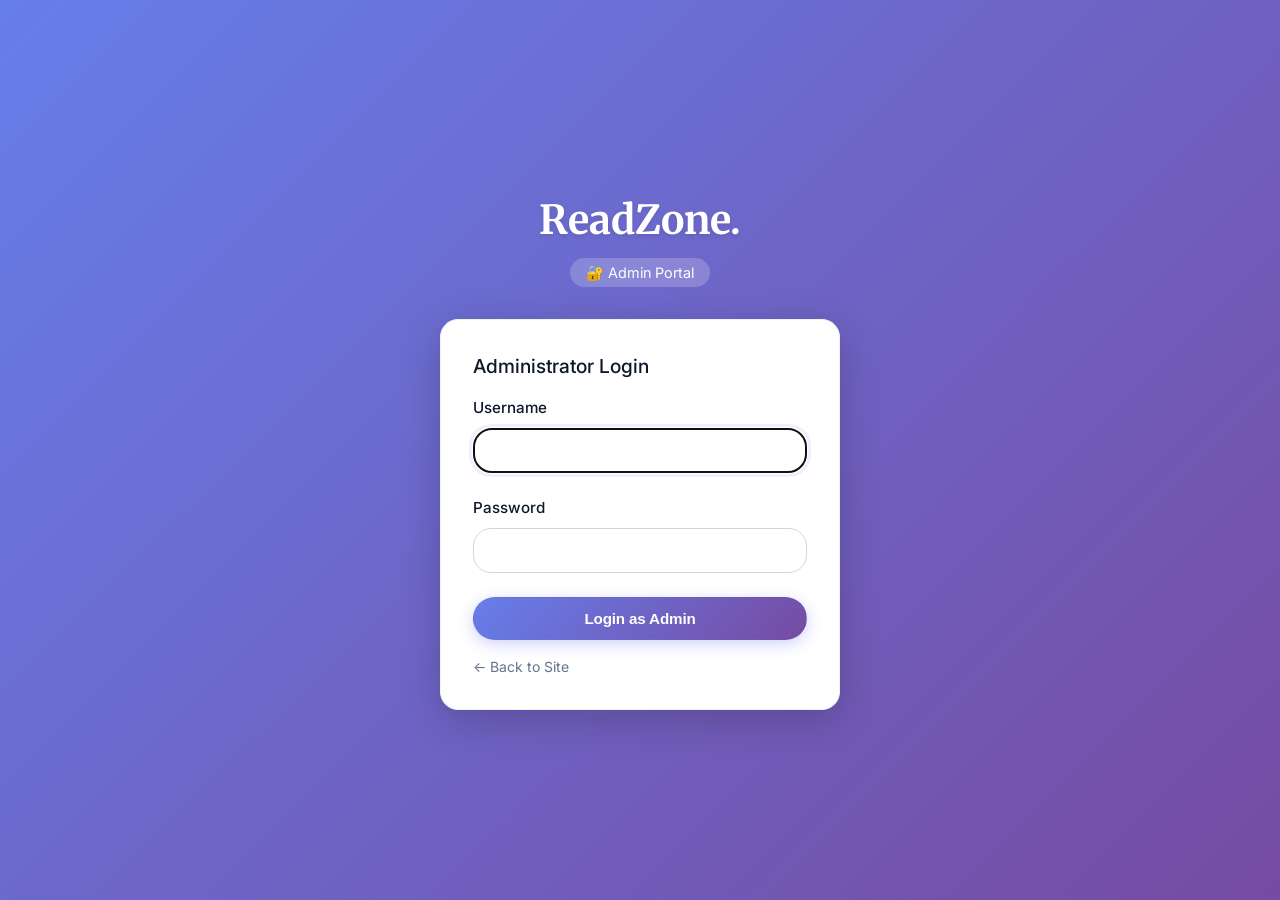
<file: frontend/admin_login.html>
<!DOCTYPE html>
<html lang="en">

<head>
    <meta charset="UTF-8">
    <meta name="viewport" content="width=device-width, initial-scale=1.0">
    <title>ReadZone - Admin Login</title>
    <link rel="stylesheet" href="assets/css/main.css">
    <link rel="stylesheet" href="assets/css/components.css">
    <style>
        body {
            display: flex;
            align-items: center;
            justify-content: center;
            min-height: 100vh;
            background: linear-gradient(135deg, #667eea 0%, #764ba2 100%);
        }

        .auth-container {
            width: 100%;
            max-width: 400px;
        }

        .auth-header {
            text-align: center;
            margin-bottom: 2rem;
            color: white;
        }

        .auth-header h2 {
            font-size: 2.5rem;
            margin-bottom: 0.5rem;
            text-shadow: 0 2px 4px rgba(0, 0, 0, 0.1);
        }

        .admin-badge {
            display: inline-block;
            background: rgba(255, 255, 255, 0.2);
            padding: 0.25rem 1rem;
            border-radius: 20px;
            font-size: 0.9rem;
            color: white;
            backdrop-filter: blur(10px);
        }

        .card {
            box-shadow: 0 10px 40px rgba(0, 0, 0, 0.2);
        }
    </style>
</head>

<body>
    <div class="auth-container">
        <div class="auth-header">
            <h2 class="font-serif">ReadZone.</h2>
            <span class="admin-badge">🔐 Admin Portal</span>
        </div>

        <div class="card">
            <h3 class="input-label" style="font-size: 1.2rem; margin-bottom: 1rem;">Administrator Login</h3>
            <form id="login-form">
                <div class="input-group">
                    <label class="input-label">Username</label>
                    <input type="text" id="username" required autofocus>
                </div>
                <div class="input-group">
                    <label class="input-label">Password</label>
                    <input type="password" id="password" required>
                </div>
                <button type="submit" class="btn btn-primary"
                    style="width: 100%; background: linear-gradient(135deg, #667eea 0%, #764ba2 100%);">
                    Login as Admin
                </button>
            </form>
            <div class="mt-4 text-sm text-center">
                <a href="index.html" class="text-muted">← Back to Site</a>
            </div>
        </div>
    </div>

    <script src="assets/js/api.js"></script>
    <script>
        // Check if already logged in as admin
        if (localStorage.getItem('user_id') && localStorage.getItem('role') === 'admin') {
            window.location.href = 'admin_dashboard.html';
        }

        document.getElementById('login-form').addEventListener('submit', async (e) => {
            e.preventDefault();
            const username = document.getElementById('username').value;
            const password = document.getElementById('password').value;

            try {
                const res = await apiCall('/auth/login.php', 'POST', { username, password });

                // Check if user is admin
                if (res.user.role !== 'admin') {
                    showToast('Access Denied. Admins only.', 'error');
                    return;
                }

                // Store credentials
                localStorage.setItem('user_id', res.user.id);
                localStorage.setItem('role', res.user.role);
                localStorage.setItem('username', res.user.username);

                showToast('Welcome, Admin!', 'success');
                setTimeout(() => {
                    window.location.href = 'admin_dashboard.html';
                }, 1000);
            } catch (e) {
                // Error already handled by apiCall
            }
        });
    </script>
</body>

</html>
</file>
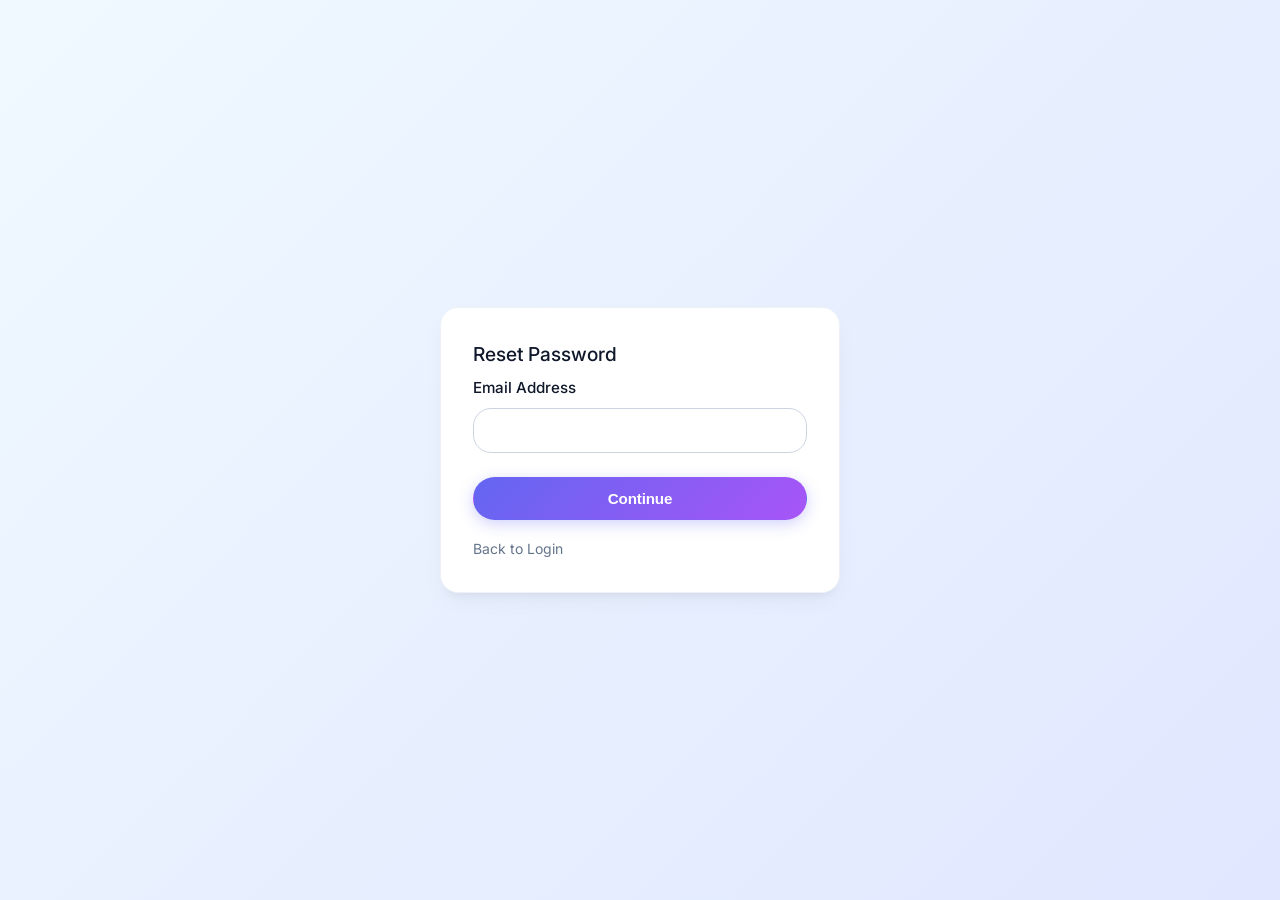
<file: frontend/forgot_password.html>
<!DOCTYPE html>
<html lang="en">

<head>
    <meta charset="UTF-8">
    <meta name="viewport" content="width=device-width, initial-scale=1.0">
    <title>ReadZone - Reset Password</title>
    <link rel="stylesheet" href="assets/css/main.css">
    <link rel="stylesheet" href="assets/css/components.css">
    <style>
        body {
            display: flex;
            align-items: center;
            justify-content: center;
            min-height: 100vh;
        }
    </style>
</head>

<body>
    <div style="width: 100%; max-width: 400px;">
        <div class="card">
            <h3 class="input-label" style="font-size: 1.2rem;">Reset Password</h3>

            <!-- Step 1 -->
            <form id="init-form">
                <div class="input-group">
                    <label class="input-label">Email Address</label>
                    <input type="email" id="email" required>
                </div>
                <button type="submit" class="btn btn-primary" style="width: 100%;">Continue</button>
            </form>

            <!-- Step 2 -->
            <form id="reset-form" class="hidden">
                <div class="input-group">
                    <label class="input-label">New Password</label>
                    <input type="password" id="new_pass" required>
                </div>

                <p class="text-sm text-muted" style="margin-bottom: 10px;">Verify identity using ONE of these methods:
                </p>

                <div
                    style="background: var(--bg-app); padding: 10px; border-radius: var(--radius-sm); margin-bottom: 10px;">
                    <label class="input-label text-sm">Option A: OTP Code</label>
                    <input type="text" id="otp" placeholder="Check email...">

                </div>

                <div
                    style="background: var(--bg-app); padding: 10px; border-radius: var(--radius-sm); margin-bottom: 15px;">
                    <label class="input-label text-sm">Option B: Security Question</label>
                    <p id="sec-q" class="text-sm" style="margin-bottom: 5px; font-style: italic;"></p>
                    <input type="text" id="sec-ans" placeholder="Answer...">
                </div>

                <button type="submit" class="btn btn-primary" style="width: 100%;">Reset Password</button>
            </form>

            <div class="mt-4 text-center">
                <a href="login.html" class="text-sm text-muted">Back to Login</a>
            </div>
        </div>
    </div>

    <script src="assets/js/api.js"></script>
    <script>
        let email = '';
        document.getElementById('init-form').addEventListener('submit', async (e) => {
            e.preventDefault();
            showGlobalLoading("Checking Email...");
            email = document.getElementById('email').value;
            try {
                const res = await apiCall('/auth/forgot_password.php', 'POST', { action: 'initiate', email });
                document.getElementById('init-form').classList.add('hidden');
                document.getElementById('reset-form').classList.remove('hidden');
                document.getElementById('sec-q').textContent = res.security_question;
            } catch (e) { } finally {
                hideGlobalLoading();
            }
        });

        document.getElementById('reset-form').addEventListener('submit', async (e) => {
            e.preventDefault();
            const data = {
                action: 'reset',
                email: email,
                new_password: document.getElementById('new_pass').value
            };

            const otp = document.getElementById('otp').value;
            const ans = document.getElementById('sec-ans').value;
            if (otp) data.otp = otp;
            if (ans) data.security_answer = ans;

            try {
                await apiCall('/auth/forgot_password.php', 'POST', data);
                showToast('Password updated!', 'success');
                setTimeout(() => window.location.href = 'login.html', 1500);
            } catch (e) { }
        });
    </script>
</body>

</html>
</file>
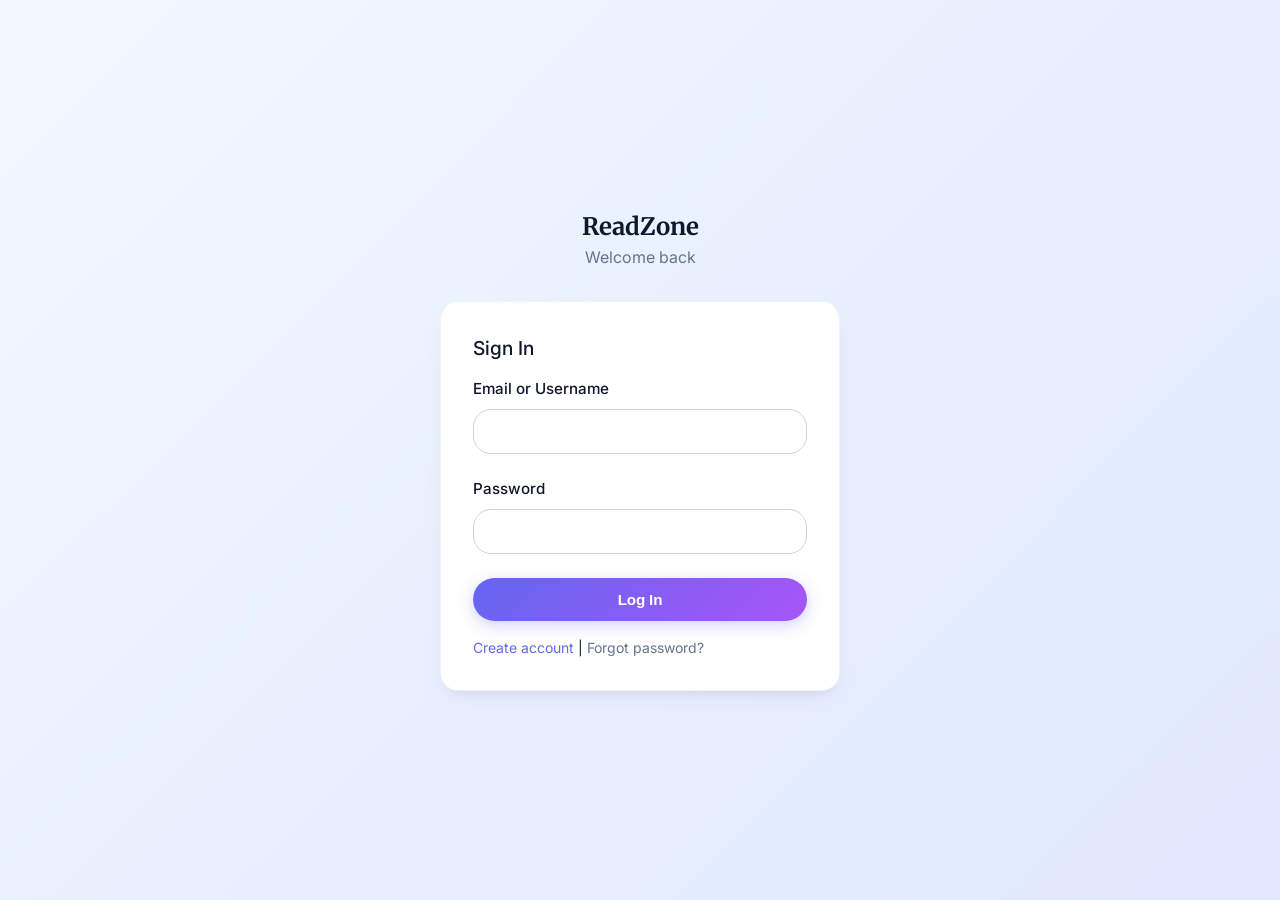
<file: frontend/login.html>
<!doctype html>
<html lang="en">

<head>
  <meta charset="UTF-8" />
  <meta name="viewport" content="width=device-width, initial-scale=1.0" />
  <title>ReadZone - Access</title>
  <link rel="stylesheet" href="assets/css/main.css" />
  <link rel="stylesheet" href="assets/css/components.css" />
  <style>
    body {
      display: flex;
      align-items: center;
      justify-content: center;
      min-height: 100vh;
    }

    .auth-container {
      width: 100%;
      max-width: 400px;
    }

    .auth-header {
      text-align: center;
      margin-bottom: 2rem;
    }
  </style>
</head>

<body>
  <div class="auth-container">
    <div class="auth-header">
      <h2 class="font-serif text-2xl">ReadZone</h2>
      <p class="text-muted">Welcome back</p>
    </div>

    <!-- Login Form -->
    <div id="login-view" class="card">
      <h3 class="input-label" style="font-size: 1.2rem; margin-bottom: 1rem">
        Sign In
      </h3>
      <form id="login-form">
        <div class="input-group">
          <label class="input-label">Email or Username</label>
          <input type="text" id="l_username" required />
        </div>
        <div class="input-group">
          <label class="input-label">Password</label>
          <input type="password" id="l_password" required />
        </div>
        <button type="submit" class="btn btn-primary" style="width: 100%">
          Log In
        </button>
      </form>
      <div class="mt-4 text-sm text-center">
        <a href="#" onclick="switchView('register')" style="color: var(--primary)">Create account</a>
        |
        <a href="forgot_password.html" class="text-muted">Forgot password?</a>
      </div>
    </div>

    <!-- Register Form -->
    <div id="register-view" class="card hidden">
      <h3 class="input-label" style="font-size: 1.2rem; margin-bottom: 1rem">
        Create Account
      </h3>
      <form id="register-form">
        <div class="input-group">
          <label class="input-label">Username</label>
          <input type="text" id="r_username" required />
        </div>
        <div class="input-group">
          <label class="input-label">Email</label>
          <input type="email" id="r_email" required />
        </div>
        <div class="input-group">
          <label class="input-label">Password</label>
          <input type="password" id="r_password" required />
        </div>
        <div class="input-group">
          <label class="input-label">Security Question</label>
          <select id="r_question">
            <option>What was your first pet's name?</option>
            <option>What is your mother's maiden name?</option>
            <option>What was the name of your elementary school?</option>
            <option>What is your favorite book?</option>
            <option>What city were you born in?</option>
          </select>
        </div>
        <div class="input-group">
          <label class="input-label">Security Answer</label>
          <input type="text" id="r_answer" required />
        </div>
        <button type="submit" class="btn btn-primary" style="width: 100%">
          Sign Up
        </button>
      </form>
      <div class="mt-4 text-sm text-center">
        Already have an account?
        <a href="#" onclick="switchView('login')" style="color: var(--primary)">Log in</a>
      </div>
    </div>

    <!-- OTP Form -->
    <div id="otp-view" class="card hidden">
      <h3 class="input-label">Verify Email</h3>
      <p class="text-muted text-sm" style="margin-bottom: 1rem">
        We sent a code to your email.
      </p>
      <form id="otp-form">
        <div class="input-group">
          <input type="text" id="otp_code" placeholder="123456"
            style="text-align: center; letter-spacing: 5px; font-size: 1.2rem" />
        </div>
        <button type="submit" class="btn btn-primary" style="width: 100%">
          Verify
        </button>
      </form>
    </div>
  </div>

  <script src="assets/js/api.js"></script>
  <script>
    function switchView(view) {
      document
        .querySelectorAll(".card")
        .forEach((el) => el.classList.add("hidden"));
      document.getElementById(view + "-view").classList.remove("hidden");
    }

    // Login Logic
    document
      .getElementById("login-form")
      .addEventListener("submit", async (e) => {
        e.preventDefault();
        try {
          const res = await apiCall("/auth/login.php", "POST", {
            username: document.getElementById("l_username").value,
            password: document.getElementById("l_password").value,
          });

          if (res.status === "NOT_VERIFIED") {
            regEmail = res.email;
            showToast(res.message, "info");
            switchView("otp");
            return;
          }

          if (res.user.role === "admin") {
            showToast("Login failed. Please use the Admin Portal.", "error");
            setTimeout(() => {
              window.location.href = "admin_login.html";
            }, 2000);
            return;
          }

          localStorage.setItem("user_id", res.user.id);
          localStorage.setItem("role", res.user.role);
          localStorage.setItem("username", res.user.username);

          showToast("Welcome back!", "success");
          setTimeout(() => {
            window.location.href = "reader_dashboard.html";
          }, 1000);
        } catch (e) { }
      });

    // Register Logic
    let regEmail = "";
    document
      .getElementById("register-form")
      .addEventListener("submit", async (e) => {
        e.preventDefault();
        showGlobalLoading("Creating Account...");
        regEmail = document.getElementById("r_email").value;
        try {
          const res = await apiCall("/auth/register.php", "POST", {
            username: document.getElementById("r_username").value,
            email: regEmail,
            password: document.getElementById("r_password").value,
            security_question: document.getElementById("r_question").value,
            security_answer: document.getElementById("r_answer").value,
          });

          switchView("otp");
          showToast("Account created. Verify OTP.", "success");
        } catch (e) { } finally {
          hideGlobalLoading();
        }
      });

    // OTP Logic
    document
      .getElementById("otp-form")
      .addEventListener("submit", async (e) => {
        e.preventDefault();
        try {
          await apiCall("/auth/verify_otp.php", "POST", {
            email: regEmail,
            otp: document.getElementById("otp_code").value,
          });
          showToast("Verified!", "success");
          switchView("login");
        } catch (e) { }
      });

    // Auto-switch based on URL hash
    if (window.location.hash === "#register") switchView("register");
  </script>
</body>

</html>
</file>
<file: frontend/assets/css/main.css>
/* frontend/assets/css/main.css */
@import url('https://fonts.googleapis.com/css2?family=Inter:wght@400;500;600;700&family=Merriweather:ital,wght@0,300;0,400;0,700;1,400&display=swap');

:root {
    /* Colors - Premium Light Palette */
    --primary: #6366f1;
    --primary-hover: #4f46e5;
    --primary-light: #eef2ff;
    --accent: #f43f5e;

    --bg-app: linear-gradient(135deg, #f0f9ff 0%, #e0e7ff 100%);
    --bg-surface: #ffffff;
    --text-main: #0f172a;
    --text-muted: #64748b;
    --border: #eef2f6;
    --danger: #ef4444;
    --success: #10b981;

    /* Gradients */
    --grad-primary: linear-gradient(135deg, #6366f1 0%, #a855f7 100%);
    --grad-surface: linear-gradient(180deg, rgba(255, 255, 255, 1) 0%, rgba(252, 253, 255, 1) 100%);
    --grad-glass: rgba(255, 255, 255, 0.8);

    /* Spacing & Radius */
    --radius-sm: 10px;
    --radius-md: 18px;
    --radius-lg: 24px;
    --radius-full: 9999px;

    /* Elevated Shadows */
    --shadow-sm: 0 2px 4px rgba(0, 0, 0, 0.02);
    --shadow-md: 0 10px 25px -5px rgba(0, 0, 0, 0.05), 0 8px 10px -6px rgba(0, 0, 0, 0.05);
    --shadow-lg: 0 20px 50px -12px rgba(0, 0, 0, 0.08);

    /* Transitions */
    --trans-fast: 0.2s cubic-bezier(0.4, 0, 0.2, 1);
}

/* Dark Mode Theme */
[data-theme="dark"] {
    --bg-app: #0f172a;
    --bg-surface: #1e293b;
    --text-main: #f1f5f9;
    --text-muted: #94a3b8;
    --border: #334155;
}

/* Sepia Mode (Reader) */
[data-theme="sepia"] {
    --bg-app: #f4ecd8;
    --bg-surface: #fdf6e3;
    --text-main: #433422;
    --text-muted: #5c4b37;
    --border: #d3c4a9;
}

* {
    box-sizing: border-box;
    margin: 0;
    padding: 0;
}

body {
    font-family: 'Inter', system-ui, sans-serif;
    background: var(--bg-app);
    background-attachment: fixed;
    color: var(--text-main);
    line-height: 1.5;
    transition: background-color var(--trans-fast), color var(--trans-fast);
}

a {
    text-decoration: none;
    color: inherit;
}

ul {
    list-style: none;
}

.container {
    max-width: 1200px;
    margin: 0 auto;
    padding: 0 20px;
}

/* Typography Utilities */
.font-serif {
    font-family: 'Merriweather', serif;
}

.text-xl {
    font-size: 1.25rem;
    font-weight: 700;
}

.text-2xl {
    font-size: 1.5rem;
    font-weight: 700;
}

.text-sm {
    font-size: 0.875rem;
}

.text-muted {
    color: var(--text-muted);
}

/* Utility Classes */
.hidden {
    display: none !important;
}

.flex {
    display: flex;
}

.items-center {
    align-items: center;
}

.justify-between {
    justify-content: space-between;
}

.gap-2 {
    gap: 0.5rem;
}

.gap-4 {
    gap: 1rem;
}

.mt-4 {
    margin-top: 1rem;
}
</file>
<file: frontend/assets/css/components.css>
/* frontend/assets/css/components.css */

/* Buttons */
.btn {
    display: inline-flex;
    align-items: center;
    justify-content: center;
    padding: 0.75rem 1.75rem;
    border-radius: var(--radius-full);
    font-weight: 600;
    cursor: pointer;
    transition: all var(--trans-fast);
    border: 1px solid transparent;
    font-size: 0.95rem;
    letter-spacing: -0.01em;
}

.btn-primary {
    background: var(--grad-primary);
    color: white;
    box-shadow: 0 4px 15px rgba(99, 102, 241, 0.3);
}

.btn-primary:hover {
    transform: translateY(-2px);
    box-shadow: 0 8px 20px rgba(99, 102, 241, 0.4);
    filter: brightness(1.1);
}

.btn-outline {
    background-color: transparent;
    border-color: var(--border);
    color: var(--text-main);
}

.btn-outline:hover {
    border-color: var(--primary);
    color: var(--primary);
    background: var(--primary-light);
}

/* Inputs */
input[type="text"],
input[type="email"],
input[type="password"],
textarea,
select {
    width: 100%;
    padding: 0.85rem 1.25rem;
    padding: 0.85rem 1.25rem;
    border-radius: var(--radius-md);
    border: 1px solid #cbd5e1;
    /* Darker border for visibility */
    background-color: var(--bg-surface);
    color: var(--text-main);
    font-family: inherit;
    transition: all var(--trans-fast);
}

input:focus {
    border-color: var(--primary);
    box-shadow: 0 0 0 4px rgba(99, 102, 241, 0.1);
}

/* Form Layout Utilities */
.input-group {
    margin-bottom: 1.5rem;
    width: 100%;
}

.input-label {
    display: block;
    margin-bottom: 0.5rem;
    font-weight: 500;
    color: var(--text-main);
    font-size: 0.95rem;
}

/* File Input Fix */
input[type="file"] {
    padding: 0.6rem;
    border: 1px solid #cbd5e1;
    background: #f8fafc;
    border-radius: var(--radius-md);
    width: 100%;
    cursor: pointer;
}

/* Cards */
.card {
    background: var(--bg-surface);
    border-radius: var(--radius-md);
    padding: 2rem;
    box-shadow: var(--shadow-md);
    border: 1px solid var(--border);
    transition: all var(--trans-fast);
}

.card:hover {
    box-shadow: var(--shadow-lg);
    transform: translateY(-4px);
}

/* Navbar */
.navbar {
    background: var(--grad-glass);
    backdrop-filter: blur(12px);
    -webkit-backdrop-filter: blur(12px);
    border-bottom: 1px solid var(--border);
    position: sticky;
    top: 0;
    z-index: 100;
}

.nav-inner {
    display: flex;
    justify-content: space-between;
    align-items: center;
    height: 72px;
}

.nav-brand {
    font-family: 'Merriweather', serif;
    font-size: 1.6rem;
    font-weight: 900;
    background: var(--grad-primary);
    -webkit-background-clip: text;
    background-clip: text;
    -webkit-text-fill-color: transparent;
}

.nav-links {
    display: flex;
    align-items: center;
    gap: 1.5rem;
}

.nav-links a {
    font-weight: 500;
    color: var(--text-muted);
    transition: color var(--trans-fast);
}

.nav-links a:hover,
.nav-links a.active {
    color: var(--primary);
    font-weight: 600;
}

.nav-divider {
    width: 1px;
    height: 20px;
    background: var(--border);
}

/* Toasts */
#toast-container {
    position: fixed;
    bottom: 20px;
    right: 20px;
    z-index: 9999;
    display: flex;
    flex-direction: column;
    gap: 10px;
}

.toast {
    padding: 1rem 1.5rem;
    border-radius: var(--radius-md);
    background: var(--bg-surface);
    color: var(--text-main);
    box-shadow: var(--shadow-lg);
    border-left: 4px solid var(--primary);
    animation: slideIn 0.3s ease;
    min-width: 250px;
}

.toast.error {
    border-left-color: var(--danger);
}

.toast.success {
    border-left-color: var(--success);
}

@keyframes slideIn {
    from {
        transform: translateX(100%);
        opacity: 0;
    }

    to {
        transform: translateX(0);
        opacity: 1;
    }
}

/* Loading Overlay */
#loading-overlay {
    position: fixed;
    top: 0;
    left: 0;
    width: 100%;
    height: 100%;
    background: rgba(255, 255, 255, 0.8);
    backdrop-filter: blur(4px);
    z-index: 99999;
    display: flex;
    justify-content: center;
    align-items: center;
    flex-direction: column;
}

.spinner {
    width: 50px;
    height: 50px;
    border: 5px solid var(--border);
    border-top: 5px solid var(--primary);
    border-radius: 50%;
    animation: spin 1s linear infinite;
    margin-bottom: 1rem;
}

@keyframes spin {
    0% {
        transform: rotate(0deg);
    }

    100% {
        transform: rotate(360deg);
    }
}
</file>
